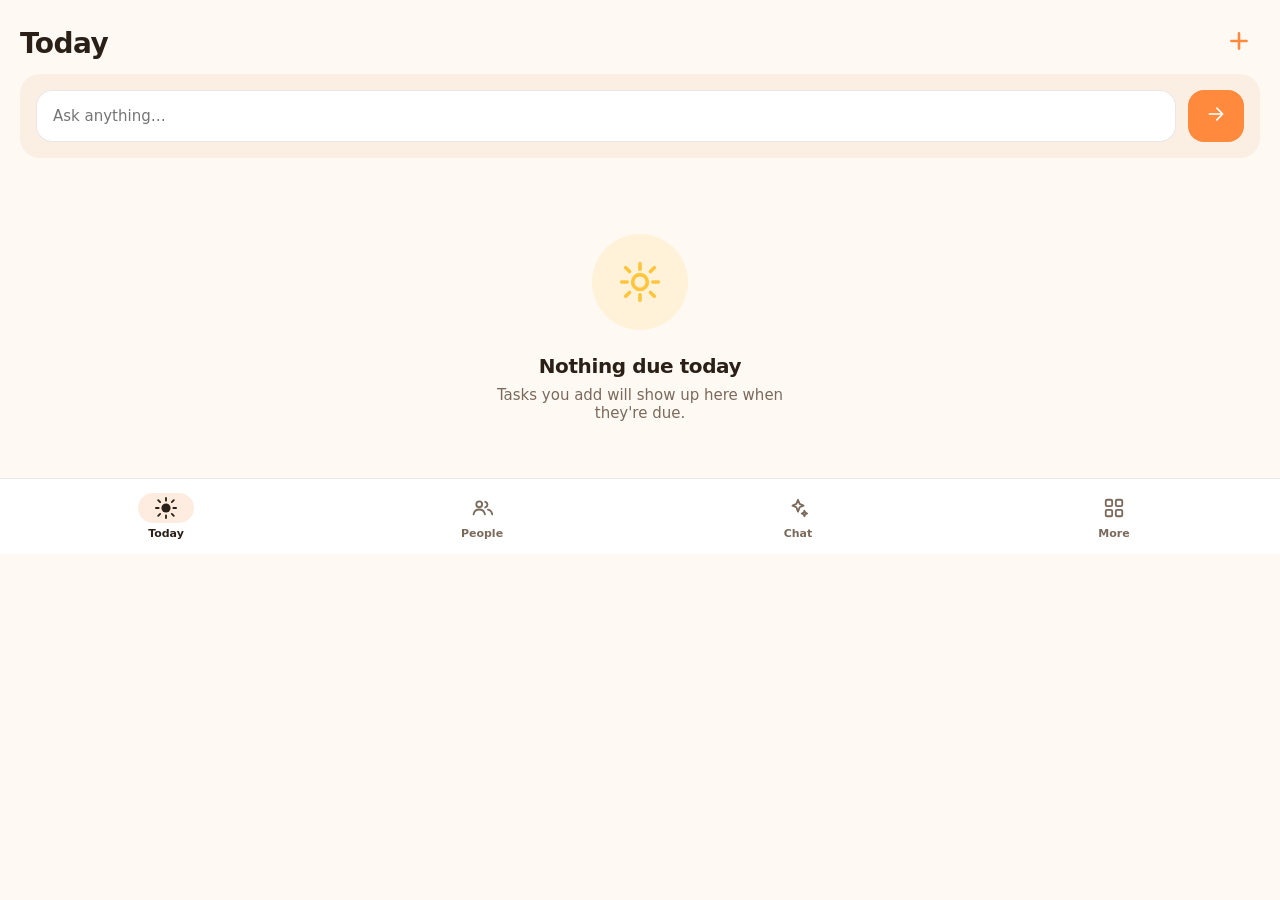
<file: web/index.html>
<!DOCTYPE html>
<html lang="en">
<head>
  <meta charset="UTF-8">
  <meta name="viewport" content="width=device-width, initial-scale=1.0, viewport-fit=cover">
  <meta name="theme-color" content="#FF8A3D">
  <meta name="description" content="Tasks, people, journal, study and AI — all in one app.">

  <meta name="mobile-web-app-capable" content="yes">
  <meta name="apple-mobile-web-app-capable" content="yes">
  <meta name="apple-mobile-web-app-status-bar-style" content="default">
  <meta name="apple-mobile-web-app-title" content="Satu">
  <link rel="apple-touch-icon" href="icons/icon-192.png">
  <link rel="icon" type="image/png" href="icons/icon-192.png">
  <link rel="manifest" href="manifest.json">

  <title>Satu</title>
  <link rel="stylesheet" href="css/theme.css">
</head>
<body>

  <!-- ===== Today ===== -->
  <section id="screen-today" class="screen active" data-screen>
    <header class="app-bar" style="display:flex; align-items:center; justify-content:space-between;">
      <h1 data-t="todayTitle"></h1>
      <button class="btn btn-text" id="today-add-task" aria-label="Add task" style="padding:8px;">
        <svg width="26" height="26" viewBox="0 0 24 24" fill="none" stroke="var(--mango)" stroke-width="2.4" stroke-linecap="round"><path d="M12 5v14M5 12h14"/></svg>
      </button>
    </header>
    <main>
      <div class="card settings-card" style="display:flex; gap:12px;">
        <input type="text" id="quick-research-input" data-t-placeholder="todayQuickResearchHint" autocomplete="off">
        <button class="btn btn-filled chat-send-btn" id="quick-research-send" aria-label="Ask">
          <svg width="20" height="20" viewBox="0 0 24 24" fill="none" stroke="#fff" stroke-width="2" stroke-linecap="round" stroke-linejoin="round"><path d="M4 12h16M13 5l7 7-7 7"/></svg>
        </button>
      </div>
      <div id="today-birthdays-section" hidden>
        <div class="field-label" data-t="todayBirthdaysTitle"></div>
        <div id="today-birthdays-items" style="display:flex; flex-direction:column; gap:10px; padding:0 20px 8px;"></div>
      </div>
      <div id="today-followups-section" hidden>
        <div class="field-label" data-t="todayFollowUpsTitle"></div>
        <div id="today-followups-items" style="display:flex; flex-direction:column; gap:10px; padding:0 20px 8px;"></div>
      </div>
      <div class="empty-state" id="today-empty">
        <div class="icon-circle" style="background: rgb(var(--sun-rgb) / 0.15)">
          <svg viewBox="0 0 24 24" fill="none" stroke="var(--sun)" stroke-width="2" stroke-linecap="round"><circle cx="12" cy="12" r="4"/><path d="M12 2v3M12 19v3M4.2 4.2l2.1 2.1M17.7 17.7l2.1 2.1M2 12h3M19 12h3M4.2 19.8l2.1-2.1M17.7 6.3l2.1-2.1"/></svg>
        </div>
        <h2 data-t="todayEmptyTitle"></h2>
        <p data-t="todayEmptyBody"></p>
      </div>
      <div id="today-tasks" hidden style="display:flex; flex-direction:column; gap:10px; padding:8px 20px 24px;"></div>
    </main>
  </section>

  <!-- ===== People ===== -->
  <section id="screen-people" class="screen" data-screen>
    <header class="app-bar" style="display:flex; align-items:center; justify-content:space-between;">
      <h1 data-t="peopleTitle"></h1>
      <button class="btn btn-text" id="people-add" aria-label="Add person" style="padding:8px;">
        <svg width="26" height="26" viewBox="0 0 24 24" fill="none" stroke="var(--teal)" stroke-width="2.4" stroke-linecap="round"><path d="M12 5v14M5 12h14"/></svg>
      </button>
    </header>
    <main>
      <div class="card settings-card">
        <input type="text" id="people-search" data-t-placeholder="peopleSearchHint" autocomplete="off">
      </div>
      <div id="people-items" hidden style="display:flex; flex-direction:column; gap:10px; padding:8px 20px 24px;"></div>
      <div class="empty-state" id="people-empty">
        <div class="icon-circle" style="background: rgb(var(--teal-rgb) / 0.15)">
          <svg viewBox="0 0 24 24" fill="none" stroke="var(--teal)" stroke-width="2" stroke-linecap="round" stroke-linejoin="round"><circle cx="9" cy="8" r="3.2"/><path d="M2.8 19c.6-3.4 3.2-5.4 6.2-5.4s5.6 2 6.2 5.4"/><path d="M15.5 5.2a3.2 3.2 0 0 1 0 6.2M18.5 13.7c2.4.5 4.1 2.3 4.7 5.3"/></svg>
        </div>
        <h2 id="people-empty-title"></h2>
        <p id="people-empty-body"></p>
      </div>
    </main>
  </section>

  <!-- ===== Chat ===== -->
  <section id="screen-chat" class="screen" data-screen>
    <header class="app-bar"><h1 data-t="chatTitle"></h1></header>
    <main>
      <div class="empty-state" id="chat-no-key">
        <div class="icon-circle" style="background: rgb(var(--grape-rgb) / 0.15)">
          <svg viewBox="0 0 24 24" fill="none" stroke="var(--grape)" stroke-width="2" stroke-linecap="round" stroke-linejoin="round"><path d="M7 17V7a2 2 0 0 1 2-2h6a2 2 0 0 1 2 2v10l-2-1.5-2 1.5-2-1.5-2 1.5-2-1.5z"/><circle cx="12" cy="8" r="1.6" fill="var(--grape)" stroke="none"/></svg>
        </div>
        <h2 data-t="chatNeedsKeyTitle"></h2>
        <p data-t="chatNeedsKeyBody"></p>
        <button class="btn btn-filled action" id="chat-open-settings" data-t="chatNeedsKeyAction"></button>
      </div>
      <div id="chat-ready" hidden>
        <div class="empty-state" id="chat-empty">
          <div class="icon-circle" style="background: rgb(var(--grape-rgb) / 0.15)">
            <svg viewBox="0 0 24 24" fill="var(--grape)"><path d="M12 2l2.2 5.5L20 9.6l-5.5 2.3L12 17l-2.3-5.1L4 9.6l5.5-2.1z"/></svg>
          </div>
          <h2 data-t="chatEmptyTitle"></h2>
          <p data-t="chatEmptyBody"></p>
        </div>
        <div id="chat-messages" class="chat-messages" hidden></div>
        <div class="chat-input-row">
          <input type="text" id="chat-input" data-t-placeholder="chatInputHint" autocomplete="off">
          <button class="btn btn-filled chat-send-btn" id="chat-send" aria-label="Send message">
            <svg width="20" height="20" viewBox="0 0 24 24" fill="none" stroke="#fff" stroke-width="2" stroke-linecap="round" stroke-linejoin="round"><path d="M4 12h16M13 5l7 7-7 7"/></svg>
          </button>
        </div>
      </div>
    </main>
  </section>

  <!-- ===== More ===== -->
  <section id="screen-more" class="screen" data-screen>
    <header class="app-bar"><h1 data-t="moreTitle"></h1></header>
    <main>
      <div style="display:flex; flex-direction:column; gap:12px; padding:8px 20px 24px;">
        <div class="list-tile">
          <div class="leading" style="background: rgb(var(--berry-rgb) / 0.15)">
            <svg viewBox="0 0 24 24" fill="var(--berry)"><path d="M4 4h11a3 3 0 0 1 3 3v13l-2-1-2 1-2-1-2 1-2-1-2 1V6a2 2 0 0 1 2-2z"/></svg>
          </div>
          <div class="label" data-t="moreJournal"></div>
          <div class="trailing" data-t="comingSoon"></div>
        </div>
        <div class="list-tile">
          <div class="leading" style="background: rgb(var(--leaf-rgb) / 0.15)">
            <svg viewBox="0 0 24 24" fill="var(--leaf)"><path d="M12 2 2 7l10 5 8-4v6h2V7L12 2z"/><path d="M6 12.2V16c0 1.7 2.7 3 6 3s6-1.3 6-3v-3.8l-6 3-6-3z"/></svg>
          </div>
          <div class="label" data-t="moreStudy"></div>
          <div class="trailing" data-t="comingSoon"></div>
        </div>
        <div class="list-tile">
          <div class="leading" style="background: rgb(var(--sun-rgb) / 0.15)">
            <svg viewBox="0 0 24 24" fill="none" stroke="var(--sun)" stroke-width="2" stroke-linecap="round" stroke-linejoin="round"><rect x="3" y="4" width="18" height="13" rx="2"/><path d="M8 21h8M12 17v4"/></svg>
          </div>
          <div class="label" data-t="moreDecks"></div>
          <div class="trailing" data-t="comingSoon"></div>
        </div>
        <div class="list-tile" id="open-all-tasks" style="cursor:pointer">
          <div class="leading" style="background: rgb(var(--grape-rgb) / 0.15)">
            <svg viewBox="0 0 24 24" fill="none" stroke="var(--grape)" stroke-width="2" stroke-linecap="round" stroke-linejoin="round"><path d="M9 6l1.5 1.5L14 4"/><path d="M9 12l1.5 1.5L14 10"/><path d="M9 18l1.5 1.5L14 15"/><path d="M17 6h2M17 12h2M17 18h2"/></svg>
          </div>
          <div class="label" data-t="moreAllTasks"></div>
          <svg width="20" height="20" viewBox="0 0 24 24" fill="none" stroke="var(--ink-soft)" stroke-width="2" stroke-linecap="round" stroke-linejoin="round"><path d="M9 18l6-6-6-6"/></svg>
        </div>
        <div class="list-tile" id="open-lists" style="cursor:pointer">
          <div class="leading" style="background: rgb(var(--teal-rgb) / 0.15)">
            <svg viewBox="0 0 24 24" fill="none" stroke="var(--teal)" stroke-width="2" stroke-linecap="round" stroke-linejoin="round"><rect x="4" y="5" width="16" height="4" rx="1.5"/><rect x="4" y="12" width="16" height="4" rx="1.5"/><rect x="4" y="19" width="10" height="1.5" rx="0.75"/></svg>
          </div>
          <div class="label" data-t="moreLists"></div>
          <svg width="20" height="20" viewBox="0 0 24 24" fill="none" stroke="var(--ink-soft)" stroke-width="2" stroke-linecap="round" stroke-linejoin="round"><path d="M9 18l6-6-6-6"/></svg>
        </div>
        <div class="list-tile" id="open-settings" style="cursor:pointer">
          <div class="leading" style="background: rgb(var(--mango-rgb) / 0.15)">
            <svg viewBox="0 0 24 24" fill="none" stroke="var(--mango)" stroke-width="2" stroke-linecap="round" stroke-linejoin="round"><circle cx="12" cy="12" r="3"/><path d="M19.4 13a1.7 1.7 0 0 0 .3 1.9l.1.1a2 2 0 1 1-2.8 2.8l-.1-.1a1.7 1.7 0 0 0-1.9-.3 1.7 1.7 0 0 0-1 1.5V19a2 2 0 1 1-4 0v-.1a1.7 1.7 0 0 0-1-1.6 1.7 1.7 0 0 0-1.9.3l-.1.1a2 2 0 1 1-2.8-2.8l.1-.1a1.7 1.7 0 0 0 .3-1.9 1.7 1.7 0 0 0-1.5-1H4a2 2 0 1 1 0-4h.1a1.7 1.7 0 0 0 1.6-1 1.7 1.7 0 0 0-.3-1.9l-.1-.1a2 2 0 1 1 2.8-2.8l.1.1a1.7 1.7 0 0 0 1.9.3H10a1.7 1.7 0 0 0 1-1.5V4a2 2 0 1 1 4 0v.1a1.7 1.7 0 0 0 1 1.5 1.7 1.7 0 0 0 1.9-.3l.1-.1a2 2 0 1 1 2.8 2.8l-.1.1a1.7 1.7 0 0 0-.3 1.9V10a1.7 1.7 0 0 0 1.5 1H20a2 2 0 1 1 0 4h-.1a1.7 1.7 0 0 0-1.5 1z"/></svg>
          </div>
          <div class="label" data-t="moreSettings"></div>
          <svg width="20" height="20" viewBox="0 0 24 24" fill="none" stroke="var(--ink-soft)" stroke-width="2" stroke-linecap="round" stroke-linejoin="round"><path d="M9 18l6-6-6-6"/></svg>
        </div>
      </div>
    </main>
  </section>

  <!-- ===== Settings (opened from More, not a tab) ===== -->
  <section id="screen-settings" class="screen" data-screen>
    <header class="app-bar" style="display:flex; align-items:center; gap:12px;">
      <button class="btn btn-text" id="settings-back" style="padding:8px;" aria-label="Back">
        <svg width="22" height="22" viewBox="0 0 24 24" fill="none" stroke="var(--ink)" stroke-width="2" stroke-linecap="round" stroke-linejoin="round"><path d="M15 18l-6-6 6-6"/></svg>
      </button>
      <h1 data-t="settingsTitle" style="font-size:22px;"></h1>
    </header>
    <main>
      <div class="field-label" data-t="settingsAppearance"></div>
      <div class="card settings-card">
        <div class="settings-row">
          <label data-t="settingsLanguage"></label>
          <select id="select-locale">
            <option value="system" data-t="settingsThemeSystem"></option>
            <option value="en">English</option>
            <option value="id">Bahasa Indonesia</option>
          </select>
        </div>
        <div class="settings-row">
          <label data-t="settingsTheme"></label>
          <select id="select-theme">
            <option value="system" data-t="settingsThemeSystem"></option>
            <option value="light" data-t="settingsThemeLight"></option>
            <option value="dark" data-t="settingsThemeDark"></option>
          </select>
        </div>
      </div>

      <div class="field-label" data-t="settingsAi"></div>
      <div class="card settings-card">
        <label for="input-api-key" data-t="settingsApiKey" style="display:block; margin-bottom:12px;"></label>
        <input type="password" id="input-api-key" data-t-placeholder="settingsApiKeyHint" autocomplete="off">
        <p class="help-text" data-t="settingsApiKeyHelp"></p>
        <div style="display:flex; gap:12px; margin-top:16px;">
          <button class="btn btn-filled" id="save-api-key" data-t="actionSave" style="flex:1;"></button>
          <button class="btn btn-text" id="clear-api-key" data-t="actionClear"></button>
        </div>
        <button class="btn btn-text" id="test-api-key" data-t="settingsApiKeyTest" style="width:100%; margin-top:4px;"></button>
        <p class="help-text" id="api-key-status" hidden></p>
      </div>
      <div class="card settings-card">
        <div class="settings-row">
          <label data-t="settingsModel"></label>
          <select id="select-model">
            <option value="claude-opus-5" data-t="settingsModelOpus"></option>
            <option value="claude-sonnet-5" data-t="settingsModelSonnet"></option>
            <option value="claude-haiku-4-5" data-t="settingsModelHaiku"></option>
          </select>
        </div>
      </div>

      <div class="field-label" data-t="settingsAbout"></div>
      <div class="card settings-card">
        <div style="font-weight:700;" data-t="appName"></div>
        <div class="help-text" data-t="appTagline" style="margin-top:4px;"></div>
      </div>
    </main>
  </section>

  <!-- ===== Task form (opened from Today, not a tab) ===== -->
  <section id="screen-task-form" class="screen" data-screen>
    <header class="app-bar" style="display:flex; align-items:center; gap:12px;">
      <button class="btn btn-text" id="task-form-back" style="padding:8px;" aria-label="Back">
        <svg width="22" height="22" viewBox="0 0 24 24" fill="none" stroke="var(--ink)" stroke-width="2" stroke-linecap="round" stroke-linejoin="round"><path d="M15 18l-6-6 6-6"/></svg>
      </button>
      <h1 id="task-form-title" style="font-size:22px;"></h1>
    </header>
    <main>
      <div class="card settings-card" style="display:flex; flex-direction:column; gap:16px;">
        <div>
          <label for="task-title" data-t="taskFieldTitle" style="display:block; margin-bottom:8px;"></label>
          <input type="text" id="task-title" data-t-placeholder="taskFieldTitleHint" autocomplete="off">
        </div>
        <div>
          <label for="task-notes" data-t="taskFieldNotes" style="display:block; margin-bottom:8px;"></label>
          <textarea id="task-notes" data-t-placeholder="taskFieldNotesHint" rows="3"></textarea>
        </div>
        <div class="settings-row">
          <label data-t="taskFieldDueDate"></label>
          <input type="date" id="task-due-date" style="width:auto;">
        </div>
        <div class="settings-row">
          <label data-t="taskFieldPriority"></label>
          <select id="task-priority">
            <option value="none" data-t="priorityNone"></option>
            <option value="low" data-t="priorityLow"></option>
            <option value="medium" data-t="priorityMedium"></option>
            <option value="high" data-t="priorityHigh"></option>
          </select>
        </div>
        <div class="settings-row">
          <label data-t="taskFieldList"></label>
          <select id="task-list"></select>
        </div>
        <div class="settings-row">
          <label data-t="taskFieldRepeat"></label>
          <select id="task-recurrence">
            <option value="none" data-t="recurrenceNone"></option>
            <option value="daily" data-t="recurrenceDaily"></option>
            <option value="weekly" data-t="recurrenceWeekly"></option>
            <option value="monthly" data-t="recurrenceMonthly"></option>
          </select>
        </div>
      </div>
      <div style="display:flex; gap:12px; padding:16px 20px 0;">
        <button class="btn btn-filled" id="task-save" data-t="actionSave" style="flex:1;"></button>
        <button class="btn btn-text" id="task-delete" data-t="actionDelete" hidden></button>
      </div>
    </main>
  </section>

  <!-- ===== Person form (opened from People, not a tab) ===== -->
  <section id="screen-person-form" class="screen" data-screen>
    <header class="app-bar" style="display:flex; align-items:center; gap:12px;">
      <button class="btn btn-text" id="person-form-back" style="padding:8px;" aria-label="Back">
        <svg width="22" height="22" viewBox="0 0 24 24" fill="none" stroke="var(--ink)" stroke-width="2" stroke-linecap="round" stroke-linejoin="round"><path d="M15 18l-6-6 6-6"/></svg>
      </button>
      <h1 id="person-form-title" style="font-size:22px;"></h1>
    </header>
    <main>
      <div class="card settings-card" style="display:flex; flex-direction:column; gap:16px;">
        <div>
          <label for="person-name" data-t="personFieldName" style="display:block; margin-bottom:8px;"></label>
          <input type="text" id="person-name" data-t-placeholder="personFieldNameHint" autocomplete="off">
        </div>
        <div>
          <label for="person-tags" data-t="personFieldTags" style="display:block; margin-bottom:8px;"></label>
          <input type="text" id="person-tags" data-t-placeholder="personFieldTagsHint" autocomplete="off">
        </div>
        <div class="settings-row">
          <label data-t="personFieldBirthday"></label>
          <input type="date" id="person-birthday" style="width:auto;">
        </div>
        <div class="settings-row">
          <label data-t="personFieldFollowUp"></label>
          <input type="date" id="person-follow-up" style="width:auto;">
        </div>
        <div>
          <label for="person-notes" data-t="personFieldNotes" style="display:block; margin-bottom:8px;"></label>
          <textarea id="person-notes" data-t-placeholder="personFieldNotesHint" rows="3"></textarea>
        </div>
      </div>
      <div style="display:flex; gap:12px; padding:16px 20px 0;">
        <button class="btn btn-filled" id="person-save" data-t="actionSave" style="flex:1;"></button>
        <button class="btn btn-text" id="person-delete" data-t="actionDelete" hidden></button>
      </div>

      <div id="person-interactions-section" hidden>
        <div class="field-label" data-t="personInteractionsTitle"></div>
        <div class="card settings-card" style="display:flex; flex-direction:column; gap:12px;">
          <div style="display:flex; gap:12px;">
            <select id="interaction-type" style="flex:1;">
              <option value="call" data-t="interactionTypeCall"></option>
              <option value="met" data-t="interactionTypeMet"></option>
              <option value="message" data-t="interactionTypeMessage"></option>
            </select>
            <input type="date" id="interaction-date" style="flex:1;">
          </div>
          <input type="text" id="interaction-note" data-t-placeholder="interactionNoteHint" autocomplete="off">
          <button class="btn btn-filled" id="interaction-add" data-t="personInteractionsAdd"></button>
        </div>
        <div id="person-interactions-items" style="display:flex; flex-direction:column; gap:10px; padding:8px 20px 24px;"></div>
      </div>
    </main>
  </section>

  <!-- ===== All tasks (opened from More, not a tab) ===== -->
  <section id="screen-all-tasks" class="screen" data-screen>
    <header class="app-bar" style="display:flex; align-items:center; gap:12px;">
      <button class="btn btn-text" id="all-tasks-back" style="padding:8px;" aria-label="Back">
        <svg width="22" height="22" viewBox="0 0 24 24" fill="none" stroke="var(--ink)" stroke-width="2" stroke-linecap="round" stroke-linejoin="round"><path d="M15 18l-6-6 6-6"/></svg>
      </button>
      <h1 data-t="allTasksTitle" style="font-size:22px;"></h1>
    </header>
    <main>
      <div class="card settings-card" style="display:flex; flex-direction:column; gap:12px;">
        <input type="text" id="all-tasks-search" data-t-placeholder="allTasksSearchHint" autocomplete="off">
        <div class="settings-row">
          <label data-t="allTasksFilterListLabel"></label>
          <select id="all-tasks-filter-list">
            <option value="" data-t="allTasksFilterListAll"></option>
            <option value="unassigned" data-t="taskListNone"></option>
          </select>
        </div>
        <div class="settings-row">
          <label data-t="allTasksFilterStatusLabel"></label>
          <select id="all-tasks-filter-status">
            <option value="all" data-t="allTasksFilterStatusAll"></option>
            <option value="active" data-t="allTasksFilterStatusActive"></option>
            <option value="done" data-t="allTasksFilterStatusDone"></option>
          </select>
        </div>
      </div>
      <div id="all-tasks-items" hidden style="display:flex; flex-direction:column; gap:10px; padding:8px 20px 24px;"></div>
      <div class="empty-state" id="all-tasks-empty">
        <div class="icon-circle" style="background: rgb(var(--grape-rgb) / 0.15)">
          <svg viewBox="0 0 24 24" fill="none" stroke="var(--grape)" stroke-width="2" stroke-linecap="round" stroke-linejoin="round"><circle cx="11" cy="11" r="7"/><path d="M21 21l-4.3-4.3"/></svg>
        </div>
        <h2 data-t="allTasksEmptyTitle"></h2>
        <p data-t="allTasksEmptyBody"></p>
      </div>
    </main>
  </section>

  <!-- ===== Lists (opened from More, not a tab) ===== -->
  <section id="screen-lists" class="screen" data-screen>
    <header class="app-bar" style="display:flex; align-items:center; gap:12px;">
      <button class="btn btn-text" id="lists-back" style="padding:8px;" aria-label="Back">
        <svg width="22" height="22" viewBox="0 0 24 24" fill="none" stroke="var(--ink)" stroke-width="2" stroke-linecap="round" stroke-linejoin="round"><path d="M15 18l-6-6 6-6"/></svg>
      </button>
      <h1 data-t="listsTitle" style="font-size:22px;"></h1>
    </header>
    <main>
      <div class="card settings-card" style="display:flex; gap:12px;">
        <input type="text" id="new-list-name" data-t-placeholder="listsNewListHint" autocomplete="off">
        <button class="btn btn-filled" id="add-list" data-t="actionAdd" style="white-space:nowrap;"></button>
      </div>
      <div id="lists-items" hidden style="display:flex; flex-direction:column; gap:10px; padding:8px 20px 24px;"></div>
      <div class="empty-state" id="lists-empty">
        <div class="icon-circle" style="background: rgb(var(--teal-rgb) / 0.15)">
          <svg viewBox="0 0 24 24" fill="none" stroke="var(--teal)" stroke-width="2" stroke-linecap="round" stroke-linejoin="round"><rect x="4" y="5" width="16" height="4" rx="1.5"/><rect x="4" y="12" width="16" height="4" rx="1.5"/><rect x="4" y="19" width="10" height="1.5" rx="0.75"/></svg>
        </div>
        <h2 data-t="listsEmptyTitle"></h2>
        <p data-t="listsEmptyBody"></p>
      </div>
    </main>
  </section>

  <!-- ===== Bottom navigation ===== -->
  <nav class="tabbar" role="tablist" aria-label="Satu navigation">
    <button class="tab active" data-tab="today" role="tab" aria-selected="true">
      <span class="icon-wrap">
        <svg class="outline" viewBox="0 0 24 24" fill="none" stroke="currentColor" stroke-width="2" stroke-linecap="round"><circle cx="12" cy="12" r="4"/><path d="M12 2v3M12 19v3M4.2 4.2l2.1 2.1M17.7 17.7l2.1 2.1M2 12h3M19 12h3M4.2 19.8l2.1-2.1M17.7 6.3l2.1-2.1"/></svg>
        <svg class="filled" viewBox="0 0 24 24" fill="currentColor"><circle cx="12" cy="12" r="5"/><path d="M12 1v3M12 20v3M23 12h-3M4 12H1M20.5 3.5l-2.1 2.1M5.6 18.4l-2.1 2.1M20.5 20.5l-2.1-2.1M5.6 5.6L3.5 3.5" stroke="currentColor" stroke-width="2" stroke-linecap="round"/></svg>
      </span>
      <span class="label" data-t="navToday"></span>
    </button>
    <button class="tab" data-tab="people" role="tab" aria-selected="false">
      <span class="icon-wrap">
        <svg class="outline" viewBox="0 0 24 24" fill="none" stroke="currentColor" stroke-width="2" stroke-linecap="round" stroke-linejoin="round"><circle cx="9" cy="8" r="3.2"/><path d="M2.8 19c.6-3.4 3.2-5.4 6.2-5.4s5.6 2 6.2 5.4"/><path d="M15.5 5.2a3.2 3.2 0 0 1 0 6.2M18.5 13.7c2.4.5 4.1 2.3 4.7 5.3"/></svg>
        <svg class="filled" viewBox="0 0 24 24" fill="currentColor"><circle cx="9" cy="8" r="3.6"/><path d="M1.6 20c.5-4 3.4-6.4 7.4-6.4S16.3 16 16.8 20z"/><path d="M15.8 4.6a3.6 3.6 0 0 1 0 7"/><path d="M18.3 13.6c2.7.6 4.6 2.7 5.1 6.4h-4.8"/></svg>
      </span>
      <span class="label" data-t="navPeople"></span>
    </button>
    <button class="tab" data-tab="chat" role="tab" aria-selected="false">
      <span class="icon-wrap">
        <svg class="outline" viewBox="0 0 24 24" fill="none" stroke="currentColor" stroke-width="2" stroke-linecap="round" stroke-linejoin="round"><path d="M12 3l1.8 4.6L18 9.4l-4.2 1.8L12 16l-1.8-4.8L6 9.4l4.2-1.8z"/><path d="M19 15l.9 2.1L22 18l-2.1.9L19 21l-.9-2.1L16 18l2.1-.9z"/></svg>
        <svg class="filled" viewBox="0 0 24 24" fill="currentColor"><path d="M12 2l2.2 5.5L20 9.6l-5.5 2.3L12 17l-2.3-5.1L4 9.6l5.5-2.1z"/><path d="M19.3 14l1 2.3 2.3 1-2.3 1-1 2.3-1-2.3-2.3-1 2.3-1z"/></svg>
      </span>
      <span class="label" data-t="navChat"></span>
    </button>
    <button class="tab" data-tab="more" role="tab" aria-selected="false">
      <span class="icon-wrap">
        <svg class="outline" viewBox="0 0 24 24" fill="none" stroke="currentColor" stroke-width="2" stroke-linecap="round" stroke-linejoin="round"><rect x="3" y="3" width="7" height="7" rx="1.5"/><rect x="14" y="3" width="7" height="7" rx="1.5"/><rect x="3" y="14" width="7" height="7" rx="1.5"/><rect x="14" y="14" width="7" height="7" rx="1.5"/></svg>
        <svg class="filled" viewBox="0 0 24 24" fill="currentColor"><rect x="2.5" y="2.5" width="8" height="8" rx="2"/><rect x="13.5" y="2.5" width="8" height="8" rx="2"/><rect x="2.5" y="13.5" width="8" height="8" rx="2"/><rect x="13.5" y="13.5" width="8" height="8" rx="2"/></svg>
      </span>
      <span class="label" data-t="navMore"></span>
    </button>
  </nav>

  <script src="js/storage.js"></script>
  <script src="js/i18n.js"></script>
  <script src="js/tasks.js"></script>
  <script src="js/lists.js"></script>
  <script src="js/people.js"></script>
  <script src="js/ai.js"></script>
  <script src="js/app.js"></script>
</body>
</html>
</file>
<file: web/css/theme.css>
/* Satu's visual identity: warm, rounded, colorful. Mango primary, five
   accent hues cycled across modules. Same palette as the original design,
   now plain CSS custom properties instead of a Dart ColorScheme. */

:root {
  --bg: #FFF9F4;
  --surface: #FFFFFF;
  --surface-2: #FBEFE4;
  --ink: #2B2018;
  --ink-soft: #7A6A5C;
  --line: rgba(43, 32, 24, 0.10);

  --mango: #FF8A3D;
  --teal: #17B0A6;
  --grape: #7C5CFF;
  --berry: #FF5D8F;
  --leaf: #3FBF6F;
  --sun: #FFC53D;

  --mango-rgb: 255 138 61;
  --teal-rgb: 23 176 166;
  --grape-rgb: 124 92 255;
  --berry-rgb: 255 93 143;
  --leaf-rgb: 63 191 111;
  --sun-rgb: 255 197 61;

  --radius-lg: 20px;
  --radius-md: 16px;
  --radius-pill: 999px;
  --shadow-card: 0 12px 32px -18px rgba(43, 32, 24, 0.25);
}

@media (prefers-color-scheme: dark) {
  :root {
    --bg: #1D1714;
    --surface: #29211D;
    --surface-2: #322822;
    --ink: #F5EDE6;
    --ink-soft: #B6A79A;
    --line: rgba(245, 237, 230, 0.12);
    --shadow-card: 0 12px 32px -16px rgba(0, 0, 0, 0.6);
  }
}
:root[data-theme="dark"] {
  --bg: #1D1714;
  --surface: #29211D;
  --surface-2: #322822;
  --ink: #F5EDE6;
  --ink-soft: #B6A79A;
  --line: rgba(245, 237, 230, 0.12);
  --shadow-card: 0 12px 32px -16px rgba(0, 0, 0, 0.6);
}
:root[data-theme="light"] {
  --bg: #FFF9F4;
  --surface: #FFFFFF;
  --surface-2: #FBEFE4;
  --ink: #2B2018;
  --ink-soft: #7A6A5C;
  --line: rgba(43, 32, 24, 0.10);
  --shadow-card: 0 12px 32px -18px rgba(43, 32, 24, 0.25);
}

* { box-sizing: border-box; }

/* Author styles like `.empty-state { display: flex }` would otherwise beat
   the browser's default `[hidden] { display: none }` UA rule. */
[hidden] { display: none !important; }

html, body {
  margin: 0;
  height: 100%;
  background: var(--bg);
  color: var(--ink);
  font-family: -apple-system, "SF Pro Text", "Segoe UI", system-ui, sans-serif;
  -webkit-font-smoothing: antialiased;
}

body {
  display: flex;
  flex-direction: column;
  min-height: 100vh;
  min-height: 100dvh;
}

h1, h2, h3 {
  font-family: ui-rounded, "SF Pro Rounded", "Segoe UI Rounded", system-ui, sans-serif;
  font-weight: 800;
  letter-spacing: -0.02em;
  margin: 0;
}

.app-bar {
  padding: 20px 20px 8px;
}
.app-bar h1 {
  font-size: 28px;
}

main {
  flex: 1;
  overflow-y: auto;
  padding-bottom: 24px;
}

/* Empty state, matching EmptyState widget */
.empty-state {
  display: flex;
  flex-direction: column;
  align-items: center;
  text-align: center;
  padding: 64px 32px 32px;
  gap: 8px;
}
.empty-state .icon-circle {
  width: 96px;
  height: 96px;
  border-radius: 50%;
  display: flex;
  align-items: center;
  justify-content: center;
  margin-bottom: 16px;
}
.empty-state .icon-circle svg {
  width: 44px;
  height: 44px;
}
.empty-state h2 {
  font-size: 20px;
  font-weight: 700;
}
.empty-state p {
  font-size: 15px;
  color: var(--ink-soft);
  max-width: 34ch;
  margin: 0;
}
.empty-state .action {
  margin-top: 16px;
}

/* Buttons */
.btn {
  appearance: none;
  border: none;
  border-radius: var(--radius-md);
  padding: 16px 24px;
  font-size: 16px;
  font-weight: 700;
  font-family: inherit;
  cursor: pointer;
}
.btn-filled {
  background: var(--mango);
  color: #fff;
}
.btn-text {
  background: transparent;
  color: var(--ink-soft);
}

/* Cards */
.card {
  background: var(--surface-2);
  border-radius: var(--radius-lg);
  padding: 16px;
}

/* Lists */
.list-tile {
  display: flex;
  align-items: center;
  gap: 12px;
  padding: 12px 16px;
  border-radius: var(--radius-md);
  background: var(--surface);
  border: 1px solid var(--line);
}
.list-tile .leading {
  width: 44px;
  height: 44px;
  border-radius: 14px;
  display: flex;
  align-items: center;
  justify-content: center;
  flex: none;
}
.list-tile .label {
  font-weight: 600;
  font-size: 16px;
  flex: 1;
}
.list-tile .trailing {
  color: var(--ink-soft);
  font-size: 13px;
}

/* Bottom navigation */
.tabbar {
  display: grid;
  grid-template-columns: repeat(4, 1fr);
  background: var(--surface);
  border-top: 1px solid var(--line);
  padding: 8px 8px calc(8px + env(safe-area-inset-bottom));
}
.tab {
  appearance: none;
  border: none;
  background: transparent;
  display: flex;
  flex-direction: column;
  align-items: center;
  gap: 4px;
  padding: 6px 4px;
  border-radius: 16px;
  cursor: pointer;
  color: var(--ink-soft);
  font-family: inherit;
}
.tab .icon-wrap {
  width: 56px;
  height: 30px;
  border-radius: var(--radius-pill);
  display: flex;
  align-items: center;
  justify-content: center;
  transition: background-color 180ms ease;
}
.tab.active { color: var(--ink); }
.tab.active .icon-wrap {
  background: rgb(var(--mango-rgb) / 0.16);
}
.tab svg { width: 22px; height: 22px; }
.tab .outline { display: block; }
.tab .filled { display: none; }
.tab.active .outline { display: none; }
.tab.active .filled { display: block; }
.tab .label { font-size: 11px; font-weight: 600; }
.tab:focus-visible {
  outline: 2px solid rgb(var(--grape-rgb));
  outline-offset: 2px;
}

/* Screens */
.screen { display: none; }
.screen.active { display: block; }

/* Settings form */
.field-label {
  font-size: 12px;
  font-weight: 700;
  text-transform: uppercase;
  letter-spacing: 0.08em;
  color: var(--mango);
  margin: 24px 20px 8px;
}
.settings-card {
  margin: 0 20px 12px;
}
.settings-row {
  display: flex;
  align-items: center;
  justify-content: space-between;
  gap: 12px;
  padding: 12px 4px;
}
.settings-row + .settings-row {
  border-top: 1px solid var(--line);
}
input[type="text"], input[type="password"], input[type="date"], select, textarea {
  font-family: inherit;
  font-size: 15px;
  padding: 14px 16px;
  border-radius: var(--radius-md);
  border: 1px solid var(--line);
  background: var(--surface);
  color: var(--ink);
  width: 100%;
}
textarea { resize: vertical; }
input:focus, select:focus, textarea:focus, .btn:focus-visible {
  outline: 2px solid rgb(var(--grape-rgb));
  outline-offset: 2px;
}
label { font-size: 14px; font-weight: 600; }
.help-text { font-size: 13px; color: var(--ink-soft); margin: 8px 0 0; }

/* Chat conversation */
.chat-messages {
  display: flex;
  flex-direction: column;
  gap: 12px;
  padding: 16px 20px 8px;
}
.chat-message {
  max-width: 80%;
  padding: 12px 16px;
  border-radius: var(--radius-md);
  font-size: 15px;
  line-height: 1.4;
  white-space: pre-wrap;
  word-break: break-word;
}
.chat-message-user {
  align-self: flex-end;
  background: var(--mango);
  color: #fff;
  border-bottom-right-radius: 4px;
}
.chat-message-assistant {
  align-self: flex-start;
  background: var(--surface-2);
  color: var(--ink);
  border-bottom-left-radius: 4px;
}
.chat-message-assistant.chat-message-pending { opacity: 0.6; }
.chat-message-error {
  align-self: flex-start;
  background: rgb(var(--berry-rgb) / 0.12);
  color: var(--berry);
  border-bottom-left-radius: 4px;
}
.chat-input-row {
  display: flex;
  gap: 12px;
  padding: 12px 20px calc(12px + env(safe-area-inset-bottom));
}
.chat-send-btn { flex: none; padding: 14px 18px; }

/* Task rows on the Today screen */
.task-tile { cursor: pointer; }
.task-check {
  appearance: none;
  width: 28px;
  height: 28px;
  border-radius: 50%;
  border: 2px solid var(--line);
  background: transparent;
  flex: none;
  cursor: pointer;
  padding: 0;
  transition: background-color 150ms ease, border-color 150ms ease;
}
.task-check:hover { border-color: var(--mango); }
.task-check.task-check-done {
  background: var(--mango);
  border-color: var(--mango);
}
.priority-dot {
  width: 8px;
  height: 8px;
  border-radius: 50%;
  flex: none;
}

/* People screen: initials avatar */
.avatar-circle {
  width: 44px;
  height: 44px;
  border-radius: 50%;
  display: flex;
  align-items: center;
  justify-content: center;
  flex: none;
  color: #fff;
  font-weight: 700;
  font-size: 16px;
}
.task-tile-done {
  opacity: 0;
  transform: scale(0.98);
  transition: opacity 220ms ease, transform 220ms ease;
}
@media (prefers-reduced-motion: reduce) {
  .task-tile-done { transition: none; }
}

/* Lists screen: name doubles as an inline rename field */
.list-tile input.lists-name-input {
  border: none;
  background: transparent;
  padding: 4px 0;
  font-weight: 600;
  width: auto;
}

.section-title {
  padding: 0 20px;
  margin-top: 8px;
}
</file>
